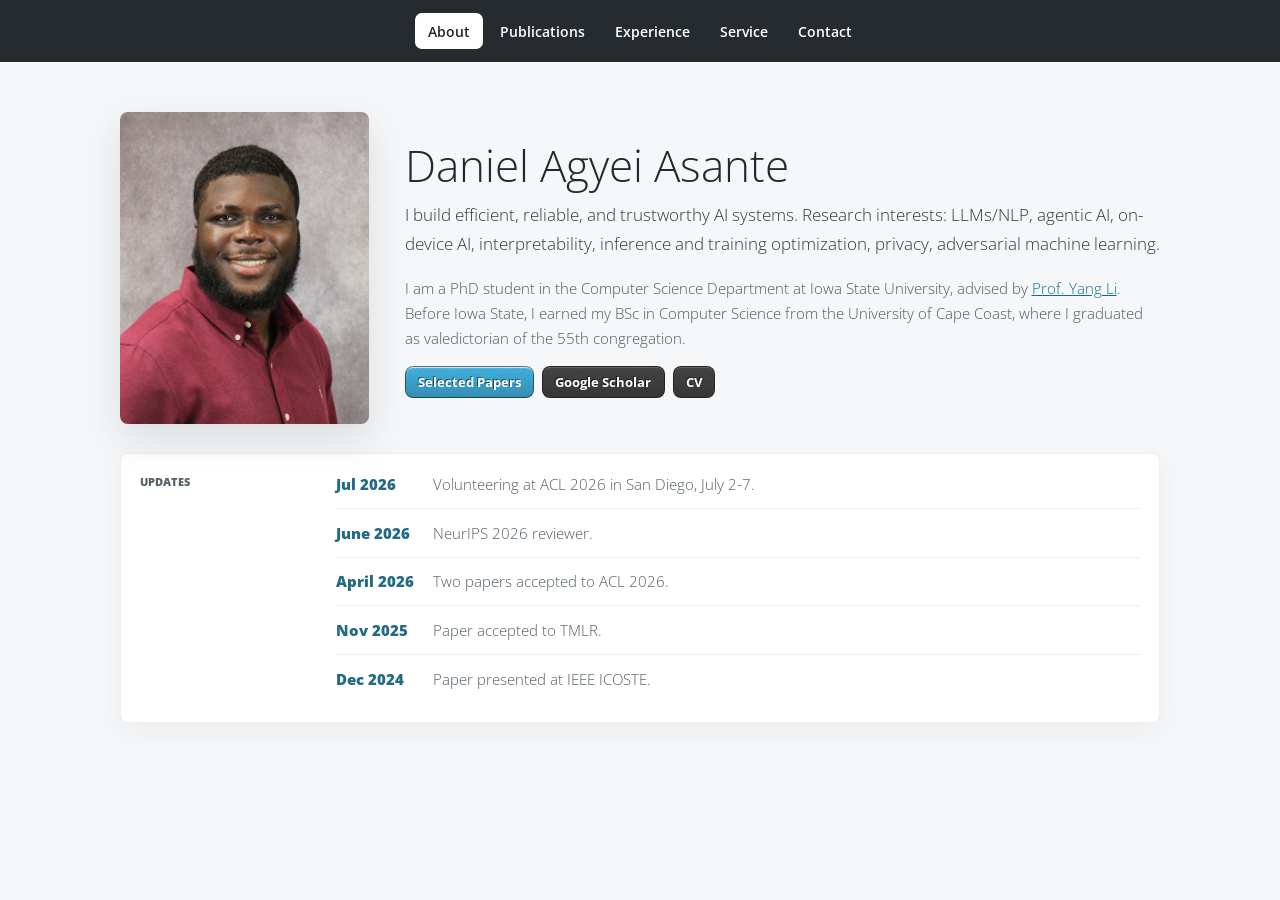
<file: index.html>
<!DOCTYPE HTML>
<html>
	<head>
		<title>Daniel Agyei Asante</title>
		<meta charset="utf-8" />
		<meta name="viewport" content="width=device-width, initial-scale=1" />
		<link rel="stylesheet" href="assets/css/main.css" />
	</head>
	<body class="is-preload academic-profile">

		<nav id="nav">
			<ul class="container site-nav">
				<li><a href="index.html" class="active">About</a></li>
				<li><a href="publications.html">Publications</a></li>
				<li><a href="experience.html">Experience</a></li>
				<li><a href="service.html">Service</a></li>
				<li><a href="contact.html">Contact</a></li>
			</ul>
		</nav>

		<main>
			<section class="page-shell home-shell">
				<div class="container">
					<div class="hero-grid">
						<div class="hero-photo">
							<img src="images/Daniel_1.JPG" alt="Daniel Agyei Asante" />
						</div>
						<div class="hero-copy">
							<h1>Daniel Agyei Asante</h1>
							<p class="lead">
								I build efficient, reliable, and trustworthy AI systems. Research interests: LLMs/NLP, agentic AI, on-device AI, interpretability, inference and training optimization, privacy, adversarial machine learning.
							</p>
							<p>
								I am a PhD student in the Computer Science Department at Iowa State University,
								advised by <a href="https://jerryyangli.github.io/">Prof. Yang Li</a>. Before Iowa
								State, I earned my BSc in Computer Science from the University of Cape Coast, where
								I graduated as valedictorian of the 55th congregation.
							</p>
							<div class="button-row">
								<a href="publications.html" class="button">Selected Papers</a>
								<a href="https://scholar.google.com/citations?user=GO-Ri6sAAAAJ&amp;hl=en" class="button alt">Google Scholar</a>
								<a href="assets/Daniel_Asante_CV.pdf" class="button alt">CV</a>
							</div>
						</div>
					</div>

					<!-- <div class="metric-grid">
						<section>
							<strong>2</strong>
							<span>ACL 2026 papers</span>
						</section>
						<section>
							<strong>TMLR</strong>
							<span>accepted paper in 2025</span>
						</section>
						<section>
							<strong>4.0/4.0</strong>
							<span>PhD CGPA</span>
						</section>
						<section>
							<strong>1/905</strong>
							<span>senior-year rank at UCC</span>
						</section>
					</div> -->

					<section class="content-panel home-news">
						<div class="section-heading">
							<p class="eyebrow">Updates</p>
							<!-- <h2>News</h2> -->
						</div>
						<div class="news-body">
							<ul class="news-list">
								<li><time>Jul 2026</time><span>Volunteering at ACL 2026 in San Diego, July 2-7.</span></li>
								<li><time>June 2026</time><span>NeurIPS 2026 reviewer.</span></li>
								<li><time>April 2026</time><span>Two papers accepted to ACL 2026.</span></li>
								<li><time>Nov 2025</time><span>Paper accepted to TMLR.</span></li>
								<li><time>Dec 2024</time><span>Paper presented at IEEE ICOSTE.</span></li>
							</ul>
						</div>
					</section>
				</div>
			</section>
		</main>

		<script src="assets/js/jquery.min.js"></script>
		<script src="assets/js/jquery.scrolly.min.js"></script>
		<script src="assets/js/browser.min.js"></script>
		<script src="assets/js/breakpoints.min.js"></script>
		<script src="assets/js/util.js"></script>
		<script src="assets/js/main.js"></script>
	</body>
</html>
</file>
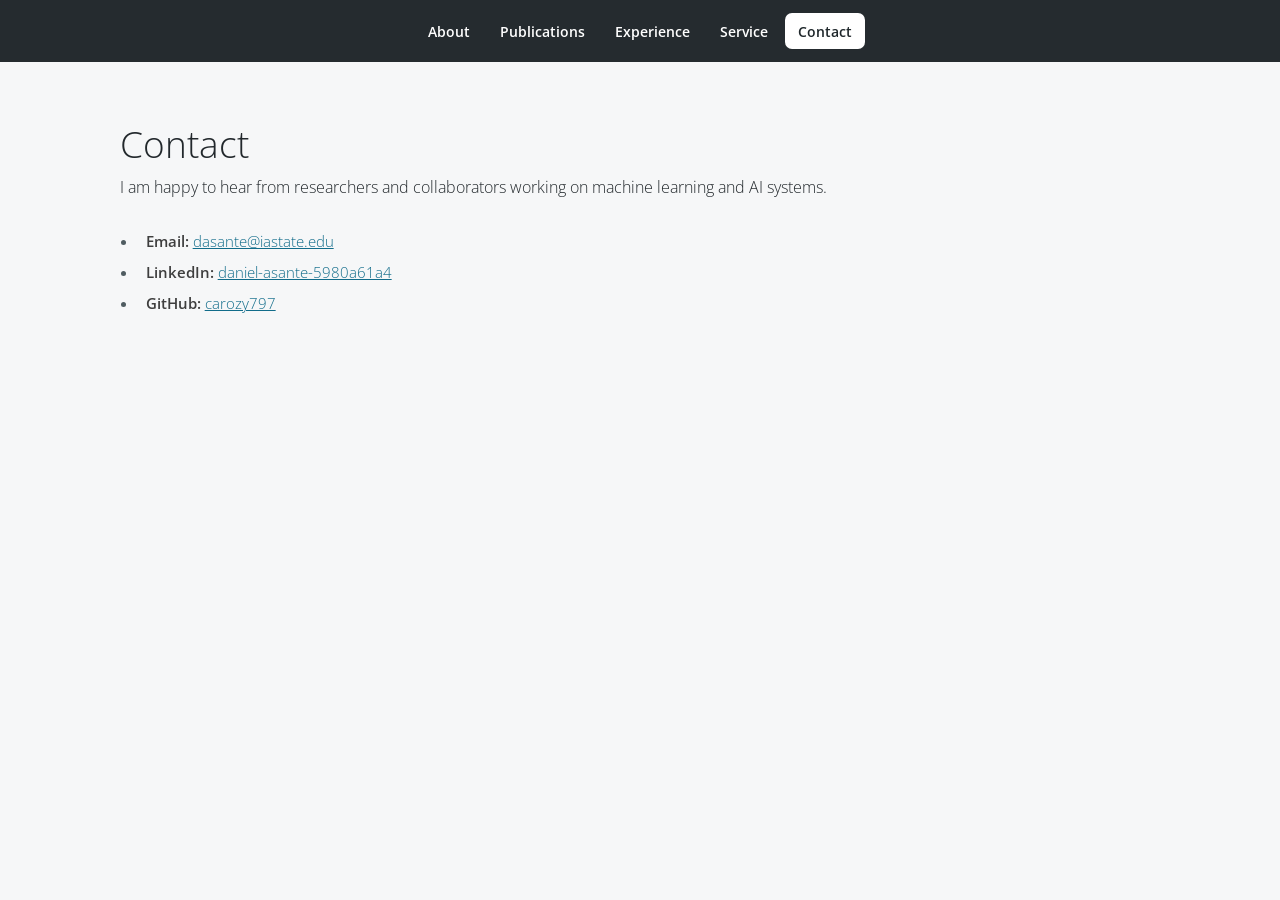
<file: contact.html>
<!DOCTYPE HTML>
<html>
	<head>
		<title>Contact | Daniel Agyei Asante</title>
		<meta charset="utf-8" />
		<meta name="viewport" content="width=device-width, initial-scale=1, user-scalable=no" />
		<link rel="stylesheet" href="assets/css/main.css" />
	</head>
	<body class="is-preload academic-profile">
		<nav id="nav">
			<ul class="container site-nav">
				<li><a href="index.html">About</a></li>
				<li><a href="publications.html">Publications</a></li>
				<li><a href="experience.html">Experience</a></li>
				<li><a href="service.html">Service</a></li>
				<li><a href="contact.html" class="active">Contact</a></li>
			</ul>
		</nav>

		<main class="page-shell contact-shell">
			<div class="container">
				<header class="page-header">
					<h1>Contact</h1>
					<p>I am happy to hear from researchers and collaborators working on machine learning and AI systems.</p>
				</header>

				<ul class="plain-contact">
					<li><strong>Email:</strong> <a href="mailto:dasante@iastate.edu">dasante@iastate.edu</a></li>
					<li><strong>LinkedIn:</strong> <a href="http://linkedin.com/in/daniel-asante-5980a61a4">daniel-asante-5980a61a4</a></li>
					<li><strong>GitHub:</strong> <a href="https://github.com/carozy797">carozy797</a></li>

				</ul>
			</div>
		</main>

		<script src="assets/js/jquery.min.js"></script>
		<script src="assets/js/browser.min.js"></script>
		<script src="assets/js/breakpoints.min.js"></script>
		<script src="assets/js/util.js"></script>
		<script src="assets/js/main.js"></script>
	</body>
</html>
</file>
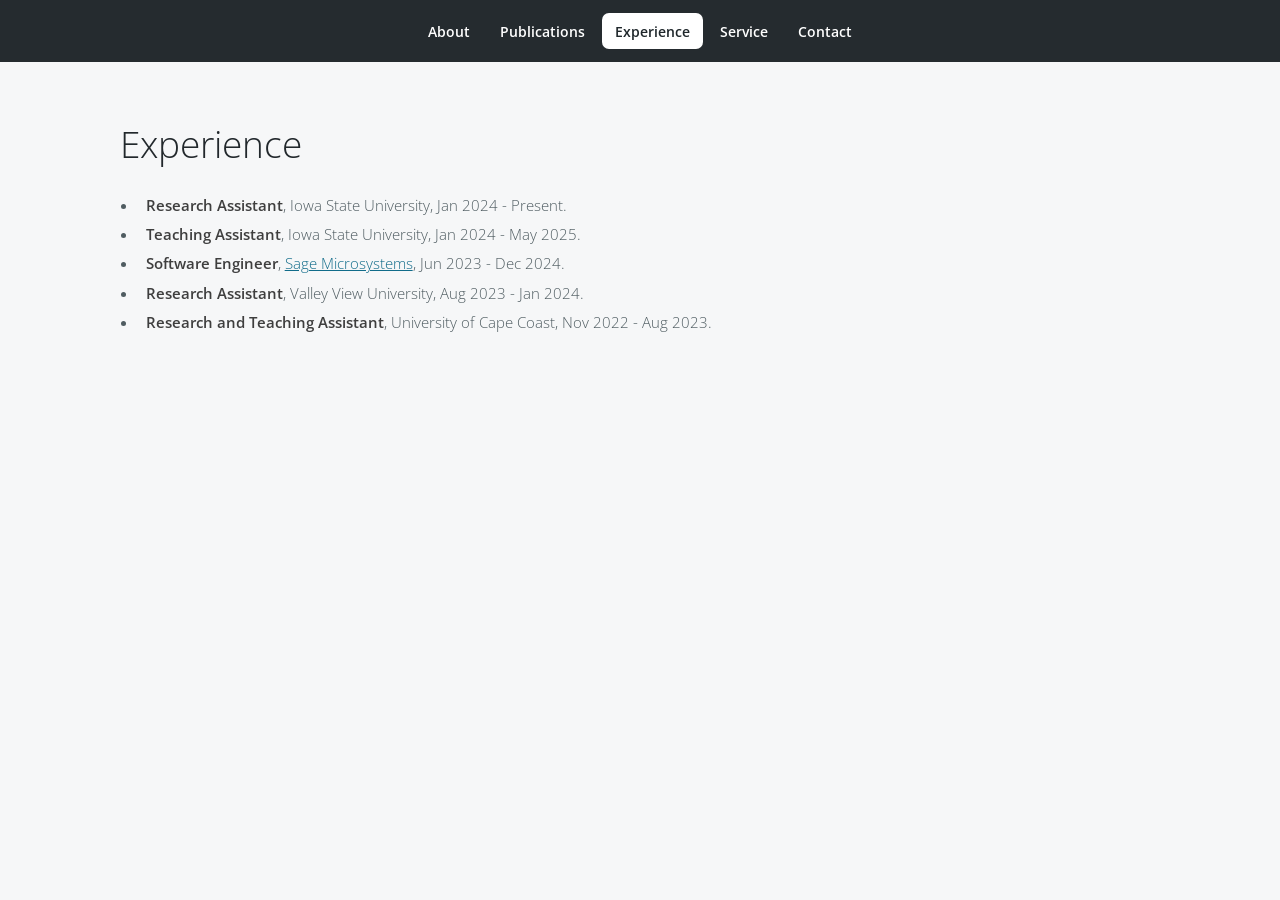
<file: experience.html>
<!DOCTYPE HTML>
<html>
	<head>
		<title>Experience | Daniel Agyei Asante</title>
		<meta charset="utf-8" />
		<meta name="viewport" content="width=device-width, initial-scale=1" />
		<link rel="stylesheet" href="assets/css/main.css" />
	</head>
	<body class="is-preload academic-profile">
		<nav id="nav">
			<ul class="container site-nav">
				<li><a href="index.html">About</a></li>
				<li><a href="publications.html">Publications</a></li>
				<li><a href="experience.html" class="active">Experience</a></li>
				<li><a href="service.html">Service</a></li>
				<li><a href="contact.html">Contact</a></li>
			</ul>
		</nav>

		<main class="page-shell">
			<div class="container">
				<header class="page-header">
					<h1>Experience</h1>
				</header>

				<section class="plain-experience">
					<ul>
						<li><strong>Research Assistant</strong>, Iowa State University, Jan 2024 - Present.</li>
						<li><strong>Teaching Assistant</strong>, Iowa State University, Jan 2024 - May 2025.</li>
						<li><strong>Software Engineer</strong>, <a href="https://www.sagemicrosystems.net/">Sage Microsystems</a>, Jun 2023 - Dec 2024.</li>
						<li><strong>Research Assistant</strong>, Valley View University, Aug 2023 - Jan 2024.</li>
						<li><strong>Research and Teaching Assistant</strong>, University of Cape Coast, Nov 2022 - Aug 2023.</li>
					</ul>
				</section>
			</div>
		</main>

		<script src="assets/js/jquery.min.js"></script>
		<script src="assets/js/browser.min.js"></script>
		<script src="assets/js/breakpoints.min.js"></script>
		<script src="assets/js/util.js"></script>
		<script src="assets/js/main.js"></script>
	</body>
</html>
</file>
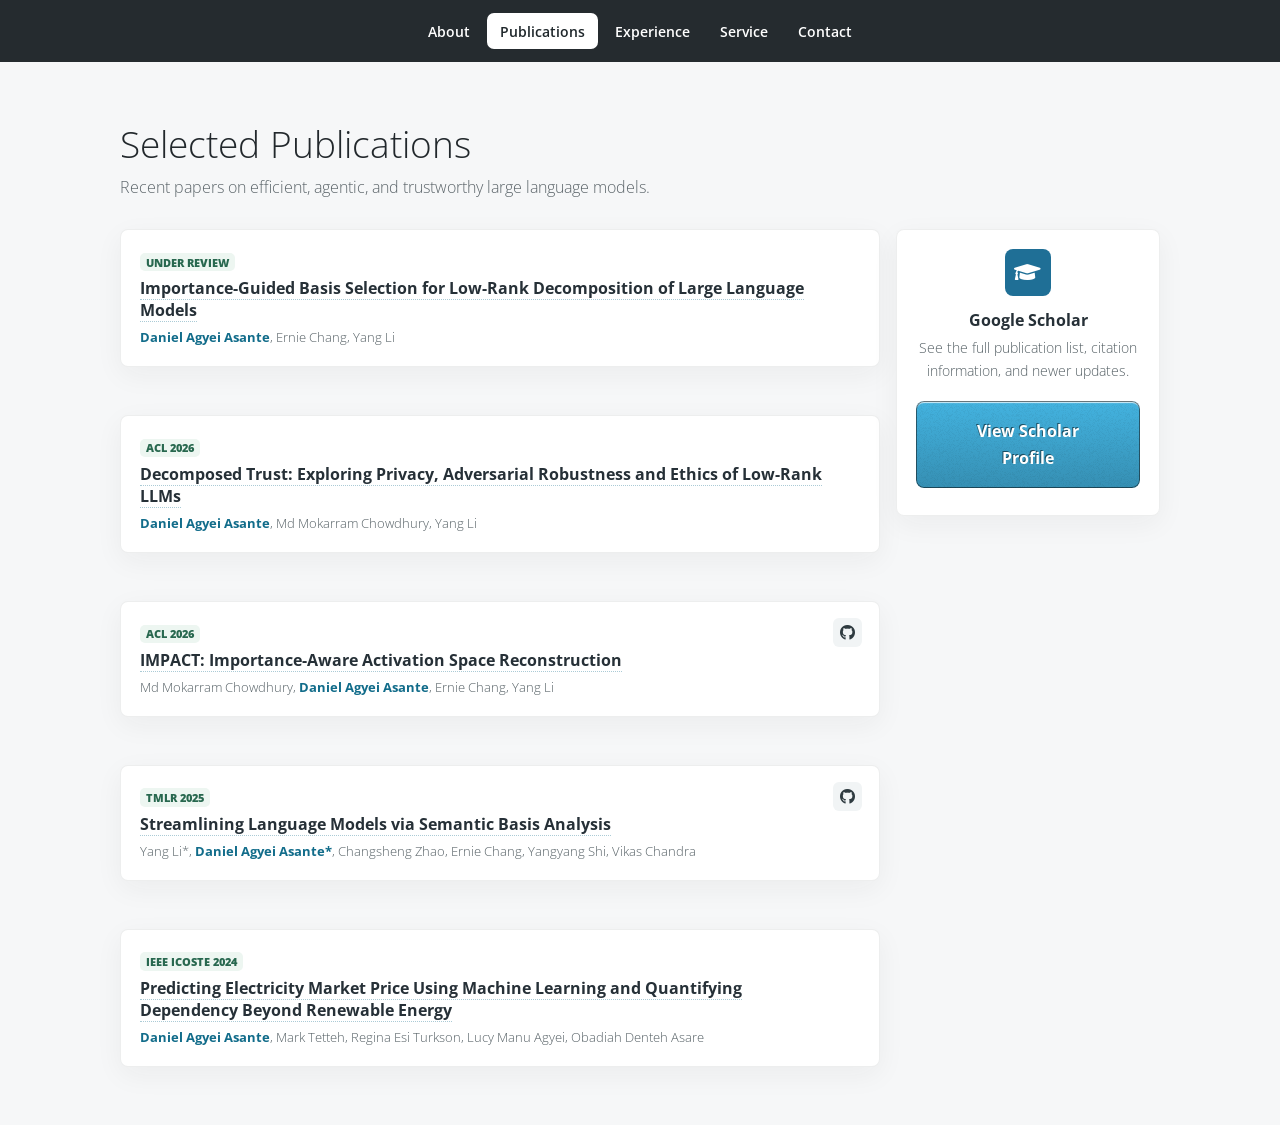
<file: publications.html>
<!DOCTYPE HTML>
<html>
	<head>
		<title>Publications | Daniel Agyei Asante</title>
		<meta charset="utf-8" />
		<meta name="viewport" content="width=device-width, initial-scale=1" />
		<link rel="stylesheet" href="assets/css/main.css" />
	</head>
	<body class="is-preload academic-profile">
		<nav id="nav">
			<ul class="container site-nav">
				<li><a href="index.html">About</a></li>
				<li><a href="publications.html" class="active">Publications</a></li>
				<li><a href="experience.html">Experience</a></li>
				<li><a href="service.html">Service</a></li>
				<li><a href="contact.html">Contact</a></li>
			</ul>
		</nav>

		<main class="page-shell">
			<div class="container">
				<header class="page-header">
					<!-- <p class="eyebrow">Research Output</p> -->
					<h1>Selected Publications</h1>
					<p>Recent papers on efficient, agentic, and trustworthy large language models.</p>
				</header>

				<div class="content-grid publication-page-grid">
					<div class="publication-list">
						<section class="publication-card">
							<span class="venue">Under Review</span>
							<h2><a href="https://arxiv.org/pdf/2605.01627v2">Importance-Guided Basis Selection for Low-Rank Decomposition of Large Language Models</a></h2>
							<p><span class="self-author">Daniel Agyei Asante</span>, Ernie Chang, Yang Li</p>
						</section>
						<section class="publication-card">
							<span class="venue">ACL 2026</span>
							<h2><a href="https://arxiv.org/pdf/2511.22099">Decomposed Trust: Exploring Privacy, Adversarial Robustness and Ethics of Low-Rank LLMs</a></h2>
							<p><span class="self-author">Daniel Agyei Asante</span>, Md Mokarram Chowdhury, Yang Li</p>
						</section>
						<section class="publication-card">
							<span class="venue">ACL 2026</span>
							<a href="https://github.com/Iowa-State-University-AI-System-Group/IMPACT" class="paper-code icon brands fa-github" aria-label="View IMPACT code on GitHub"><span class="label">Code</span></a>
							<h2><a href="https://arxiv.org/pdf/2507.03828">IMPACT: Importance-Aware Activation Space Reconstruction</a></h2>
							<p>Md Mokarram Chowdhury, <span class="self-author">Daniel Agyei Asante</span>, Ernie Chang, Yang Li</p>
						</section>
						<section class="publication-card">
							<span class="venue">TMLR 2025</span>
							<a href="https://github.com/Iowa-State-University-AI-System-Group/Basel" class="paper-code icon brands fa-github" aria-label="View Basel code on GitHub"><span class="label">Code</span></a>
							<h2><a href="https://openreview.net/pdf?id=qq7NNAXvuv">Streamlining Language Models via Semantic Basis Analysis</a></h2>
							<p>Yang Li*, <span class="self-author">Daniel Agyei Asante*</span>, Changsheng Zhao, Ernie Chang, Yangyang Shi, Vikas Chandra</p>
						</section>
						<section class="publication-card">
							<span class="venue">IEEE ICOSTE 2024</span>
							<h2><a href="https://ieeexplore.ieee.org/document/11024934">Predicting Electricity Market Price Using Machine Learning and Quantifying Dependency Beyond Renewable Energy</a></h2>
							<p><span class="self-author">Daniel Agyei Asante</span>, Mark Tetteh, Regina Esi Turkson, Lucy Manu Agyei, Obadiah Denteh Asare</p>
						</section>
					</div>
					<aside class="content-panel scholar-card">
						<span class="icon solid fa-graduation-cap"></span>
						<h2>Google Scholar</h2>
						<p>See the full publication list, citation information, and newer updates.</p>
						<a href="https://scholar.google.com/citations?user=GO-Ri6sAAAAJ&amp;hl=en" class="button">View Scholar Profile</a>
					</aside>
				</div>
			</div>
		</main>

		<script src="assets/js/jquery.min.js"></script>
		<script src="assets/js/browser.min.js"></script>
		<script src="assets/js/breakpoints.min.js"></script>
		<script src="assets/js/util.js"></script>
		<script src="assets/js/main.js"></script>
	</body>
</html>
</file>
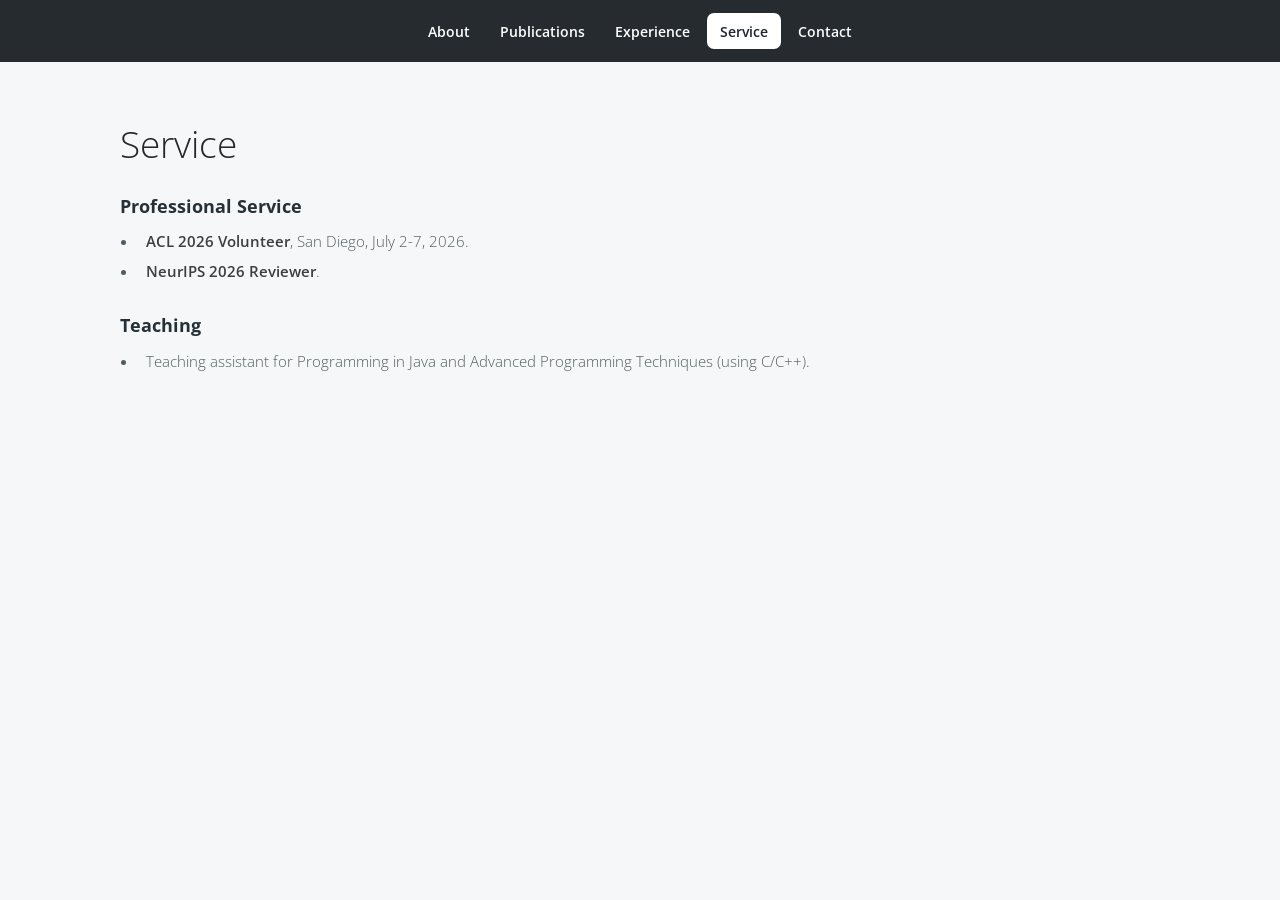
<file: service.html>
<!DOCTYPE HTML>
<html>
	<head>
		<title>Teaching &amp; Service | Daniel Agyei Asante</title>
		<meta charset="utf-8" />
		<meta name="viewport" content="width=device-width, initial-scale=1" />
		<link rel="stylesheet" href="assets/css/main.css" />
	</head>
	<body class="is-preload academic-profile">
		<nav id="nav">
			<ul class="container site-nav">
				<li><a href="index.html">About</a></li>
				<li><a href="publications.html">Publications</a></li>
				<li><a href="experience.html">Experience</a></li>
				<li><a href="service.html" class="active">Service</a></li>
				<li><a href="contact.html">Contact</a></li>
			</ul>
		</nav>

		<main class="page-shell">
			<div class="container">
				<header class="page-header">
					<h1>Service</h1>
				</header>

				<section class="plain-service">
					<h2>Professional Service</h2>
					<ul>
						<li><strong>ACL 2026 Volunteer</strong>, San Diego, July 2-7, 2026.</li>
						<li><strong>NeurIPS 2026 Reviewer</strong>.</li>
					</ul>
				</section>

				<section class="plain-service">
					<h2>Teaching</h2>
					<ul>
						<li>Teaching assistant for Programming in Java and Advanced Programming Techniques (using C/C++).</li>
					</ul>
				</section>
			</div>
		</main>

		<script src="assets/js/jquery.min.js"></script>
		<script src="assets/js/browser.min.js"></script>
		<script src="assets/js/breakpoints.min.js"></script>
		<script src="assets/js/util.js"></script>
		<script src="assets/js/main.js"></script>
	</body>
</html>
</file>
<file: assets/css/main.css>
@import url("https://fonts.googleapis.com/css?family=Open+Sans:300,300italic,600,600italic,700");
@import url("fontawesome-all.min.css");

/*
	Miniport by HTML5 UP
	html5up.net | @ajlkn
	Free for personal and commercial use under the CCA 3.0 license (html5up.net/license)
*/

html, body, div, span, applet, object,
iframe, h1, h2, h3, h4, h5, h6, p, blockquote,
pre, a, abbr, acronym, address, big, cite,
code, del, dfn, em, img, ins, kbd, q, s, samp,
small, strike, strong, sub, sup, tt, var, b,
u, i, center, dl, dt, dd, ol, ul, li, fieldset,
form, label, legend, table, caption, tbody,
tfoot, thead, tr, th, td, article, aside,
canvas, details, embed, figure, figcaption,
footer, header, hgroup, menu, nav, output, ruby,
section, summary, time, mark, audio, video {
	margin: 0;
	padding: 0;
	border: 0;
	font-size: 100%;
	font: inherit;
	vertical-align: baseline;}

article, aside, details, figcaption, figure,
footer, header, hgroup, menu, nav, section {
	display: block;}

body {
	line-height: 1;
}

ol, ul {
	list-style: none;
}

blockquote, q {
	quotes: none;
}

	blockquote:before, blockquote:after, q:before, q:after {
		content: '';
		content: none;
	}

table {
	border-collapse: collapse;
	border-spacing: 0;
}

body {
	-webkit-text-size-adjust: none;
}

mark {
	background-color: transparent;
	color: inherit;
}

input::-moz-focus-inner {
	border: 0;
	padding: 0;
}

input, select, textarea {
	-moz-appearance: none;
	-webkit-appearance: none;
	-ms-appearance: none;
	appearance: none;
}

/* Basic */

	html {
		box-sizing: border-box;
	}

	*, *:before, *:after {
		box-sizing: inherit;
	}

	body {
		padding-top: 3.5em;
	}

		body.is-preload *, body.is-preload *:before, body.is-preload *:after {
			-moz-animation: none !important;
			-webkit-animation: none !important;
			-ms-animation: none !important;
			animation: none !important;
			-moz-transition: none !important;
			-webkit-transition: none !important;
			-ms-transition: none !important;
			transition: none !important;
		}
	body, input, textarea, select {
		font-family: 'Open Sans', sans-serif;
		line-height: 1.85em;
		color: #888;
		font-weight: 300;
		font-size: 13pt;
	}

	a {
		-moz-transition: color .2s ease-in-out;
		-webkit-transition: color .2s ease-in-out;
		-ms-transition: color .2s ease-in-out;
		transition: color .2s ease-in-out;
		color: #43B3E0;
		text-decoration: underline;
	}

		a:hover {
			color: #43bff0 !important;
		}

		a img {
			border: 0;
		}

	b, strong {
		font-weight: 600;
		color: #3e3e3e;
	}

	i, em {
		font-style: italic;
	}

	sub {
		position: relative;
		top: 0.5em;
		font-size: 0.8em;
	}

	sup {
		position: relative;
		top: -0.5em;
		font-size: 0.8em;
	}

	blockquote {
		border-left: solid 0.75em #eee;
		padding: 1em 0 1em 1.5em;
		font-style: italic;
	}

	h1, h2, h3, h4, h5, h6 {
		color: #3e3e3e;
		margin: 0 0 0.75em 0;
	}

	h1 a, h2 a, h3 a, h4 a, h5 a, h6 a {
		text-decoration: none;
		color: inherit;
	}

	h2, h3, h4, h5, h6 {
		font-weight: 700;
	}

	h1 {
		font-size: 3.25em;
		letter-spacing: -0.025em;
		font-weight: 300;
	}

		h1 strong {
			font-weight: 700;
		}

	h2 {
		font-size: 2em;
		letter-spacing: -0.015em;
	}

	h3 {
		font-size: 1.5em;
		letter-spacing: -0.015em;
	}

	em, i {
		font-style: italic;
	}

	br.clear {
		clear: both;
	}

	hr {
		border: 0;
		border-top: solid 1px #444;
		border-top-color: rgba(0, 0, 0, 0.35);
		box-shadow: 0px 1px 0px 0px rgba(255, 255, 255, 0.1);
		height: 1px;
		margin: 3em 0;
	}

	p, ul, ol, dl, table {
		margin-bottom: 2em;
	}

	header {
		margin: 0 0 3em 0;
	}

		header > p {
			font-size: 1.25em;
			margin: 0;
		}

	footer {
		margin: 3em 0 0 0;
	}

		footer > p {
			font-size: 1.25em;
		}

/* Container */

	.container {
		margin: 0 auto;
		max-width: calc(100% - 50px);
		width: 1200px;
	}

		.container.medium {
			width: 900px;
		}

		@media screen and (max-width: 1680px) {

			.container {
				width: 1200px;
			}

				.container.medium {
					width: 900px;
				}

		}

		@media screen and (max-width: 1280px) {

			.container {
				width: 960px;
			}

				.container.medium {
					width: 720px;
				}

		}

		@media screen and (max-width: 980px) {

			.container {
				width: 100%;
			}

				.container.medium {
					width: 75%;
				}

		}

		@media screen and (max-width: 736px) {

			.container {
				width: 100%;
				max-width: calc(100% - 30px);
			}

				.container.medium {
					width: 100%;
				}

		}

/* Row */

	.row {
		display: flex;
		flex-wrap: wrap;
		box-sizing: border-box;
		align-items: stretch;
	}

		.row > * {
			box-sizing: border-box;
		}

		.row.gtr-uniform > * > :last-child {
			margin-bottom: 0;
		}

		.row.aln-left {
			justify-content: flex-start;
		}

		.row.aln-center {
			justify-content: center;
		}

		.row.aln-right {
			justify-content: flex-end;
		}

		.row.aln-top {
			align-items: flex-start;
		}

		.row.aln-middle {
			align-items: center;
		}

		.row.aln-bottom {
			align-items: flex-end;
		}

		.row > .imp {
			order: -1;
		}

		.row > .col-1 {
			width: 8.33333%;
		}

		.row > .off-1 {
			margin-left: 8.33333%;
		}

		.row > .col-2 {
			width: 16.66667%;
		}

		.row > .off-2 {
			margin-left: 16.66667%;
		}

		.row > .col-3 {
			width: 25%;
		}

		.row > .off-3 {
			margin-left: 25%;
		}

		.row > .col-4 {
			width: 33.33333%;
		}

		.row > .off-4 {
			margin-left: 33.33333%;
		}

		.row > .col-5 {
			width: 41.66667%;
		}

		.row > .off-5 {
			margin-left: 41.66667%;
		}

		.row > .col-6 {
			width: 50%;
		}

		.row > .off-6 {
			margin-left: 50%;
		}

		.row > .col-7 {
			width: 58.33333%;
		}

		.row > .off-7 {
			margin-left: 58.33333%;
		}

		.row > .col-8 {
			width: 66.66667%;
		}

		.row > .off-8 {
			margin-left: 66.66667%;
		}

		.row > .col-9 {
			width: 75%;
		}

		.row > .off-9 {
			margin-left: 75%;
		}

		.row > .col-10 {
			width: 83.33333%;
		}

		.row > .off-10 {
			margin-left: 83.33333%;
		}

		.row > .col-11 {
			width: 91.66667%;
		}

		.row > .off-11 {
			margin-left: 91.66667%;
		}

		.row > .col-12 {
			width: 100%;
		}

		.row > .off-12 {
			margin-left: 100%;
		}

		.row.gtr-0 {
			margin-top: 0px;
			margin-left: 0px;
		}

			.row.gtr-0 > * {
				padding: 0px 0 0 0px;
			}

			.row.gtr-0.gtr-uniform {
				margin-top: 0px;
			}

				.row.gtr-0.gtr-uniform > * {
					padding-top: 0px;
				}

		.row.gtr-25 {
			margin-top: -6.25px;
			margin-left: -6.25px;
		}

			.row.gtr-25 > * {
				padding: 6.25px 0 0 6.25px;
			}

			.row.gtr-25.gtr-uniform {
				margin-top: -6.25px;
			}

				.row.gtr-25.gtr-uniform > * {
					padding-top: 6.25px;
				}

		.row.gtr-50 {
			margin-top: -12.5px;
			margin-left: -12.5px;
		}

			.row.gtr-50 > * {
				padding: 12.5px 0 0 12.5px;
			}

			.row.gtr-50.gtr-uniform {
				margin-top: -12.5px;
			}

				.row.gtr-50.gtr-uniform > * {
					padding-top: 12.5px;
				}

		.row {
			margin-top: -25px;
			margin-left: -25px;
		}

			.row > * {
				padding: 25px 0 0 25px;
			}

			.row.gtr-uniform {
				margin-top: -25px;
			}

				.row.gtr-uniform > * {
					padding-top: 25px;
				}

		.row.gtr-150 {
			margin-top: -37.5px;
			margin-left: -37.5px;
		}

			.row.gtr-150 > * {
				padding: 37.5px 0 0 37.5px;
			}

			.row.gtr-150.gtr-uniform {
				margin-top: -37.5px;
			}

				.row.gtr-150.gtr-uniform > * {
					padding-top: 37.5px;
				}

		.row.gtr-200 {
			margin-top: -50px;
			margin-left: -50px;
		}

			.row.gtr-200 > * {
				padding: 50px 0 0 50px;
			}

			.row.gtr-200.gtr-uniform {
				margin-top: -50px;
			}

				.row.gtr-200.gtr-uniform > * {
					padding-top: 50px;
				}

		@media screen and (max-width: 1680px) {

			.row {
				display: flex;
				flex-wrap: wrap;
				box-sizing: border-box;
				align-items: stretch;
			}

				.row > * {
					box-sizing: border-box;
				}

				.row.gtr-uniform > * > :last-child {
					margin-bottom: 0;
				}

				.row.aln-left {
					justify-content: flex-start;
				}

				.row.aln-center {
					justify-content: center;
				}

				.row.aln-right {
					justify-content: flex-end;
				}

				.row.aln-top {
					align-items: flex-start;
				}

				.row.aln-middle {
					align-items: center;
				}

				.row.aln-bottom {
					align-items: flex-end;
				}

				.row > .imp-xlarge {
					order: -1;
				}

				.row > .col-1-xlarge {
					width: 8.33333%;
				}

				.row > .off-1-xlarge {
					margin-left: 8.33333%;
				}

				.row > .col-2-xlarge {
					width: 16.66667%;
				}

				.row > .off-2-xlarge {
					margin-left: 16.66667%;
				}

				.row > .col-3-xlarge {
					width: 25%;
				}

				.row > .off-3-xlarge {
					margin-left: 25%;
				}

				.row > .col-4-xlarge {
					width: 33.33333%;
				}

				.row > .off-4-xlarge {
					margin-left: 33.33333%;
				}

				.row > .col-5-xlarge {
					width: 41.66667%;
				}

				.row > .off-5-xlarge {
					margin-left: 41.66667%;
				}

				.row > .col-6-xlarge {
					width: 50%;
				}

				.row > .off-6-xlarge {
					margin-left: 50%;
				}

				.row > .col-7-xlarge {
					width: 58.33333%;
				}

				.row > .off-7-xlarge {
					margin-left: 58.33333%;
				}

				.row > .col-8-xlarge {
					width: 66.66667%;
				}

				.row > .off-8-xlarge {
					margin-left: 66.66667%;
				}

				.row > .col-9-xlarge {
					width: 75%;
				}

				.row > .off-9-xlarge {
					margin-left: 75%;
				}

				.row > .col-10-xlarge {
					width: 83.33333%;
				}

				.row > .off-10-xlarge {
					margin-left: 83.33333%;
				}

				.row > .col-11-xlarge {
					width: 91.66667%;
				}

				.row > .off-11-xlarge {
					margin-left: 91.66667%;
				}

				.row > .col-12-xlarge {
					width: 100%;
				}

				.row > .off-12-xlarge {
					margin-left: 100%;
				}

				.row.gtr-0 {
					margin-top: 0px;
					margin-left: 0px;
				}

					.row.gtr-0 > * {
						padding: 0px 0 0 0px;
					}

					.row.gtr-0.gtr-uniform {
						margin-top: 0px;
					}

						.row.gtr-0.gtr-uniform > * {
							padding-top: 0px;
						}

				.row.gtr-25 {
					margin-top: -6.25px;
					margin-left: -6.25px;
				}

					.row.gtr-25 > * {
						padding: 6.25px 0 0 6.25px;
					}

					.row.gtr-25.gtr-uniform {
						margin-top: -6.25px;
					}

						.row.gtr-25.gtr-uniform > * {
							padding-top: 6.25px;
						}

				.row.gtr-50 {
					margin-top: -12.5px;
					margin-left: -12.5px;
				}

					.row.gtr-50 > * {
						padding: 12.5px 0 0 12.5px;
					}

					.row.gtr-50.gtr-uniform {
						margin-top: -12.5px;
					}

						.row.gtr-50.gtr-uniform > * {
							padding-top: 12.5px;
						}

				.row {
					margin-top: -25px;
					margin-left: -25px;
				}

					.row > * {
						padding: 25px 0 0 25px;
					}

					.row.gtr-uniform {
						margin-top: -25px;
					}

						.row.gtr-uniform > * {
							padding-top: 25px;
						}

				.row.gtr-150 {
					margin-top: -37.5px;
					margin-left: -37.5px;
				}

					.row.gtr-150 > * {
						padding: 37.5px 0 0 37.5px;
					}

					.row.gtr-150.gtr-uniform {
						margin-top: -37.5px;
					}

						.row.gtr-150.gtr-uniform > * {
							padding-top: 37.5px;
						}

				.row.gtr-200 {
					margin-top: -50px;
					margin-left: -50px;
				}

					.row.gtr-200 > * {
						padding: 50px 0 0 50px;
					}

					.row.gtr-200.gtr-uniform {
						margin-top: -50px;
					}

						.row.gtr-200.gtr-uniform > * {
							padding-top: 50px;
						}

		}

		@media screen and (max-width: 1280px) {

			.row {
				display: flex;
				flex-wrap: wrap;
				box-sizing: border-box;
				align-items: stretch;
			}

				.row > * {
					box-sizing: border-box;
				}

				.row.gtr-uniform > * > :last-child {
					margin-bottom: 0;
				}

				.row.aln-left {
					justify-content: flex-start;
				}

				.row.aln-center {
					justify-content: center;
				}

				.row.aln-right {
					justify-content: flex-end;
				}

				.row.aln-top {
					align-items: flex-start;
				}

				.row.aln-middle {
					align-items: center;
				}

				.row.aln-bottom {
					align-items: flex-end;
				}

				.row > .imp-large {
					order: -1;
				}

				.row > .col-1-large {
					width: 8.33333%;
				}

				.row > .off-1-large {
					margin-left: 8.33333%;
				}

				.row > .col-2-large {
					width: 16.66667%;
				}

				.row > .off-2-large {
					margin-left: 16.66667%;
				}

				.row > .col-3-large {
					width: 25%;
				}

				.row > .off-3-large {
					margin-left: 25%;
				}

				.row > .col-4-large {
					width: 33.33333%;
				}

				.row > .off-4-large {
					margin-left: 33.33333%;
				}

				.row > .col-5-large {
					width: 41.66667%;
				}

				.row > .off-5-large {
					margin-left: 41.66667%;
				}

				.row > .col-6-large {
					width: 50%;
				}

				.row > .off-6-large {
					margin-left: 50%;
				}

				.row > .col-7-large {
					width: 58.33333%;
				}

				.row > .off-7-large {
					margin-left: 58.33333%;
				}

				.row > .col-8-large {
					width: 66.66667%;
				}

				.row > .off-8-large {
					margin-left: 66.66667%;
				}

				.row > .col-9-large {
					width: 75%;
				}

				.row > .off-9-large {
					margin-left: 75%;
				}

				.row > .col-10-large {
					width: 83.33333%;
				}

				.row > .off-10-large {
					margin-left: 83.33333%;
				}

				.row > .col-11-large {
					width: 91.66667%;
				}

				.row > .off-11-large {
					margin-left: 91.66667%;
				}

				.row > .col-12-large {
					width: 100%;
				}

				.row > .off-12-large {
					margin-left: 100%;
				}

				.row.gtr-0 {
					margin-top: 0px;
					margin-left: 0px;
				}

					.row.gtr-0 > * {
						padding: 0px 0 0 0px;
					}

					.row.gtr-0.gtr-uniform {
						margin-top: 0px;
					}

						.row.gtr-0.gtr-uniform > * {
							padding-top: 0px;
						}

				.row.gtr-25 {
					margin-top: -6.25px;
					margin-left: -6.25px;
				}

					.row.gtr-25 > * {
						padding: 6.25px 0 0 6.25px;
					}

					.row.gtr-25.gtr-uniform {
						margin-top: -6.25px;
					}

						.row.gtr-25.gtr-uniform > * {
							padding-top: 6.25px;
						}

				.row.gtr-50 {
					margin-top: -12.5px;
					margin-left: -12.5px;
				}

					.row.gtr-50 > * {
						padding: 12.5px 0 0 12.5px;
					}

					.row.gtr-50.gtr-uniform {
						margin-top: -12.5px;
					}

						.row.gtr-50.gtr-uniform > * {
							padding-top: 12.5px;
						}

				.row {
					margin-top: -25px;
					margin-left: -25px;
				}

					.row > * {
						padding: 25px 0 0 25px;
					}

					.row.gtr-uniform {
						margin-top: -25px;
					}

						.row.gtr-uniform > * {
							padding-top: 25px;
						}

				.row.gtr-150 {
					margin-top: -37.5px;
					margin-left: -37.5px;
				}

					.row.gtr-150 > * {
						padding: 37.5px 0 0 37.5px;
					}

					.row.gtr-150.gtr-uniform {
						margin-top: -37.5px;
					}

						.row.gtr-150.gtr-uniform > * {
							padding-top: 37.5px;
						}

				.row.gtr-200 {
					margin-top: -50px;
					margin-left: -50px;
				}

					.row.gtr-200 > * {
						padding: 50px 0 0 50px;
					}

					.row.gtr-200.gtr-uniform {
						margin-top: -50px;
					}

						.row.gtr-200.gtr-uniform > * {
							padding-top: 50px;
						}

		}

		@media screen and (max-width: 980px) {

			.row {
				display: flex;
				flex-wrap: wrap;
				box-sizing: border-box;
				align-items: stretch;
			}

				.row > * {
					box-sizing: border-box;
				}

				.row.gtr-uniform > * > :last-child {
					margin-bottom: 0;
				}

				.row.aln-left {
					justify-content: flex-start;
				}

				.row.aln-center {
					justify-content: center;
				}

				.row.aln-right {
					justify-content: flex-end;
				}

				.row.aln-top {
					align-items: flex-start;
				}

				.row.aln-middle {
					align-items: center;
				}

				.row.aln-bottom {
					align-items: flex-end;
				}

				.row > .imp-medium {
					order: -1;
				}

				.row > .col-1-medium {
					width: 8.33333%;
				}

				.row > .off-1-medium {
					margin-left: 8.33333%;
				}

				.row > .col-2-medium {
					width: 16.66667%;
				}

				.row > .off-2-medium {
					margin-left: 16.66667%;
				}

				.row > .col-3-medium {
					width: 25%;
				}

				.row > .off-3-medium {
					margin-left: 25%;
				}

				.row > .col-4-medium {
					width: 33.33333%;
				}

				.row > .off-4-medium {
					margin-left: 33.33333%;
				}

				.row > .col-5-medium {
					width: 41.66667%;
				}

				.row > .off-5-medium {
					margin-left: 41.66667%;
				}

				.row > .col-6-medium {
					width: 50%;
				}

				.row > .off-6-medium {
					margin-left: 50%;
				}

				.row > .col-7-medium {
					width: 58.33333%;
				}

				.row > .off-7-medium {
					margin-left: 58.33333%;
				}

				.row > .col-8-medium {
					width: 66.66667%;
				}

				.row > .off-8-medium {
					margin-left: 66.66667%;
				}

				.row > .col-9-medium {
					width: 75%;
				}

				.row > .off-9-medium {
					margin-left: 75%;
				}

				.row > .col-10-medium {
					width: 83.33333%;
				}

				.row > .off-10-medium {
					margin-left: 83.33333%;
				}

				.row > .col-11-medium {
					width: 91.66667%;
				}

				.row > .off-11-medium {
					margin-left: 91.66667%;
				}

				.row > .col-12-medium {
					width: 100%;
				}

				.row > .off-12-medium {
					margin-left: 100%;
				}

				.row.gtr-0 {
					margin-top: 0px;
					margin-left: 0px;
				}

					.row.gtr-0 > * {
						padding: 0px 0 0 0px;
					}

					.row.gtr-0.gtr-uniform {
						margin-top: 0px;
					}

						.row.gtr-0.gtr-uniform > * {
							padding-top: 0px;
						}

				.row.gtr-25 {
					margin-top: -6.25px;
					margin-left: -6.25px;
				}

					.row.gtr-25 > * {
						padding: 6.25px 0 0 6.25px;
					}

					.row.gtr-25.gtr-uniform {
						margin-top: -6.25px;
					}

						.row.gtr-25.gtr-uniform > * {
							padding-top: 6.25px;
						}

				.row.gtr-50 {
					margin-top: -12.5px;
					margin-left: -12.5px;
				}

					.row.gtr-50 > * {
						padding: 12.5px 0 0 12.5px;
					}

					.row.gtr-50.gtr-uniform {
						margin-top: -12.5px;
					}

						.row.gtr-50.gtr-uniform > * {
							padding-top: 12.5px;
						}

				.row {
					margin-top: -25px;
					margin-left: -25px;
				}

					.row > * {
						padding: 25px 0 0 25px;
					}

					.row.gtr-uniform {
						margin-top: -25px;
					}

						.row.gtr-uniform > * {
							padding-top: 25px;
						}

				.row.gtr-150 {
					margin-top: -37.5px;
					margin-left: -37.5px;
				}

					.row.gtr-150 > * {
						padding: 37.5px 0 0 37.5px;
					}

					.row.gtr-150.gtr-uniform {
						margin-top: -37.5px;
					}

						.row.gtr-150.gtr-uniform > * {
							padding-top: 37.5px;
						}

				.row.gtr-200 {
					margin-top: -50px;
					margin-left: -50px;
				}

					.row.gtr-200 > * {
						padding: 50px 0 0 50px;
					}

					.row.gtr-200.gtr-uniform {
						margin-top: -50px;
					}

						.row.gtr-200.gtr-uniform > * {
							padding-top: 50px;
						}

		}

		@media screen and (max-width: 736px) {

			.row {
				display: flex;
				flex-wrap: wrap;
				box-sizing: border-box;
				align-items: stretch;
			}

				.row > * {
					box-sizing: border-box;
				}

				.row.gtr-uniform > * > :last-child {
					margin-bottom: 0;
				}

				.row.aln-left {
					justify-content: flex-start;
				}

				.row.aln-center {
					justify-content: center;
				}

				.row.aln-right {
					justify-content: flex-end;
				}

				.row.aln-top {
					align-items: flex-start;
				}

				.row.aln-middle {
					align-items: center;
				}

				.row.aln-bottom {
					align-items: flex-end;
				}

				.row > .imp-small {
					order: -1;
				}

				.row > .col-1-small {
					width: 8.33333%;
				}

				.row > .off-1-small {
					margin-left: 8.33333%;
				}

				.row > .col-2-small {
					width: 16.66667%;
				}

				.row > .off-2-small {
					margin-left: 16.66667%;
				}

				.row > .col-3-small {
					width: 25%;
				}

				.row > .off-3-small {
					margin-left: 25%;
				}

				.row > .col-4-small {
					width: 33.33333%;
				}

				.row > .off-4-small {
					margin-left: 33.33333%;
				}

				.row > .col-5-small {
					width: 41.66667%;
				}

				.row > .off-5-small {
					margin-left: 41.66667%;
				}

				.row > .col-6-small {
					width: 50%;
				}

				.row > .off-6-small {
					margin-left: 50%;
				}

				.row > .col-7-small {
					width: 58.33333%;
				}

				.row > .off-7-small {
					margin-left: 58.33333%;
				}

				.row > .col-8-small {
					width: 66.66667%;
				}

				.row > .off-8-small {
					margin-left: 66.66667%;
				}

				.row > .col-9-small {
					width: 75%;
				}

				.row > .off-9-small {
					margin-left: 75%;
				}

				.row > .col-10-small {
					width: 83.33333%;
				}

				.row > .off-10-small {
					margin-left: 83.33333%;
				}

				.row > .col-11-small {
					width: 91.66667%;
				}

				.row > .off-11-small {
					margin-left: 91.66667%;
				}

				.row > .col-12-small {
					width: 100%;
				}

				.row > .off-12-small {
					margin-left: 100%;
				}

				.row.gtr-0 {
					margin-top: 0px;
					margin-left: 0px;
				}

					.row.gtr-0 > * {
						padding: 0px 0 0 0px;
					}

					.row.gtr-0.gtr-uniform {
						margin-top: 0px;
					}

						.row.gtr-0.gtr-uniform > * {
							padding-top: 0px;
						}

				.row.gtr-25 {
					margin-top: -3.75px;
					margin-left: -3.75px;
				}

					.row.gtr-25 > * {
						padding: 3.75px 0 0 3.75px;
					}

					.row.gtr-25.gtr-uniform {
						margin-top: -3.75px;
					}

						.row.gtr-25.gtr-uniform > * {
							padding-top: 3.75px;
						}

				.row.gtr-50 {
					margin-top: -7.5px;
					margin-left: -7.5px;
				}

					.row.gtr-50 > * {
						padding: 7.5px 0 0 7.5px;
					}

					.row.gtr-50.gtr-uniform {
						margin-top: -7.5px;
					}

						.row.gtr-50.gtr-uniform > * {
							padding-top: 7.5px;
						}

				.row {
					margin-top: -15px;
					margin-left: -15px;
				}

					.row > * {
						padding: 15px 0 0 15px;
					}

					.row.gtr-uniform {
						margin-top: -15px;
					}

						.row.gtr-uniform > * {
							padding-top: 15px;
						}

				.row.gtr-150 {
					margin-top: -22.5px;
					margin-left: -22.5px;
				}

					.row.gtr-150 > * {
						padding: 22.5px 0 0 22.5px;
					}

					.row.gtr-150.gtr-uniform {
						margin-top: -22.5px;
					}

						.row.gtr-150.gtr-uniform > * {
							padding-top: 22.5px;
						}

				.row.gtr-200 {
					margin-top: -30px;
					margin-left: -30px;
				}

					.row.gtr-200 > * {
						padding: 30px 0 0 30px;
					}

					.row.gtr-200.gtr-uniform {
						margin-top: -30px;
					}

						.row.gtr-200.gtr-uniform > * {
							padding-top: 30px;
						}

		}

/* Form */

	form label {
		color: #3e3e3e;
		font-weight: 700;
		display: block;
		margin: 0 0 0.5em 0;
	}

	form input[type=text],
	form input[type=email],
	form input[type=password],
	form select,
	form textarea {
		-moz-transition: background .2s ease-in-out, box-shadow .2s ease-in-out;
		-webkit-transition: background .2s ease-in-out, box-shadow .2s ease-in-out;
		-ms-transition: background .2s ease-in-out, box-shadow .2s ease-in-out;
		transition: background .2s ease-in-out, box-shadow .2s ease-in-out;
		-webkit-appearance: none;
		display: block;
		border: 0;
		padding: 0.75em;
		font-size: 1em;
		border-radius: 8px;
		border: solid 1px #ddd;
		background: #fff;
		color: #bbb;
		box-shadow: inset 0px 2px 3px 1px rgba(0, 0, 0, 0.05), 0px 1px 0px 0px rgba(255, 255, 255, 0.025);
		width: 100%;
	}

		form input[type=text]:focus,
		form input[type=email]:focus,
		form input[type=password]:focus,
		form select:focus,
		form textarea:focus {
			background: #fafafa;
			box-shadow: inset 0px 2px 5px 0px rgba(0, 0, 0, 0.05), 0px 1px 0px 0px rgba(255, 255, 255, 0.025), inset 0px 0px 2px 1px #43bff0;
		}

	form textarea {
		height: 15em;
	}

	form .actions:last-child {
		margin-bottom: 0;
	}

	form ::-webkit-input-placeholder {
		color: #555 !important;
	}

	form :-moz-placeholder {
		color: #555 !important;
	}

	form ::-moz-placeholder {
		color: #555 !important;
	}

	form :-ms-input-placeholder {
		color: #555 !important;
	}

	form ::-moz-focus-inner {
		border: 0;
	}

/* Tables */

	table {
		width: 100%;
	}

		table.default {
			width: 100%;
		}

			table.default tr {
				border-top: solid 1px #eee;
			}

				table.default tr:first-child {
					border-top: 0;
				}

			table.default td {
				padding: 0.5em 1em 0.5em 1em;
			}

			table.default th {
				text-align: left;
				padding: 0.5em 1em 0.5em 1em;
				font-weight: 600;
				margin: 0 0 1em 0;
			}

			table.default thead {
				background: #4f4f4f;
				color: #fff;
			}

/* Section/Article */

	section, article {
		margin-bottom: 3em;
	}

	section > :last-child,
	article > :last-child,
	section:last-child,
	article:last-child {
		margin-bottom: 0;
	}

/* Image */

	.image {
		display: inline-block;
		position: relative;
	}

		.image img {
			display: block;
			width: 100%;
		}

		.image.fit {
			display: block;
			width: 100%;
		}

		.image.featured {
			display: block;
			width: 100%;
			margin: 0 0 2em 0;
		}

		.image.left {
			float: left;
			margin: 0 2em 2em 0;
		}

		.image.centered {
			display: block;
			margin: 0 0 2em 0;
		}

			.image.centered img {
				margin: 0 auto;
				width: auto;
			}

/* Button */

	input[type="button"],
	input[type="submit"],
	input[type="reset"],
	button,
	.button {
		background-image: url("images/bg.png"), -moz-linear-gradient(top, rgba(0, 0, 0, 0), rgba(0, 0, 0, 0.2));
		background-image: url("images/bg.png"), -webkit-linear-gradient(top, rgba(0, 0, 0, 0), rgba(0, 0, 0, 0.2));
		background-image: url("images/bg.png"), -ms-linear-gradient(top, rgba(0, 0, 0, 0), rgba(0, 0, 0, 0.2));
		background-image: url("images/bg.png"), linear-gradient(top, rgba(0, 0, 0, 0), rgba(0, 0, 0, 0.2));
		-moz-transition: background-color .2s ease-in-out;
		-webkit-transition: background-color .2s ease-in-out;
		-ms-transition: background-color .2s ease-in-out;
		transition: background-color .2s ease-in-out;
		-webkit-appearance: none;
		position: relative;
		display: inline-block;
		color: #fff !important;
		text-decoration: none;
		font-weight: 700;
		border: 0;
		outline: 0;
		cursor: pointer;
		border-radius: 8px;
		text-shadow: -1px -1px 0.5px rgba(0, 0, 0, 0.5);
		overflow: hidden;
		box-shadow: inset 0px 0px 0px 1px rgba(0, 0, 0, 0.5), inset 0px 2px 1px 0px rgba(255, 255, 255, 0.75);
		background-color: #43B3E0;
		padding: 1em 2.35em 1em 2.35em;
		font-size: 1.1em;
		max-width: 24em;
	}

		input[type="button"]:hover,
		input[type="submit"]:hover,
		input[type="reset"]:hover,
		button:hover,
		.button:hover {
			background-color: #43bff0;
			color: #fff !important;
		}

		input[type="button"]:active,
		input[type="submit"]:active,
		input[type="reset"]:active,
		button:active,
		.button:active {
			background-color: #3BA8D3;
			top: 1px;
		}

		input[type="button"].large,
		input[type="submit"].large,
		input[type="reset"].large,
		button.large,
		.button.large {
			font-size: 1.5em;
			letter-spacing: -0.025em;
		}

		input[type="button"].alt,
		input[type="submit"].alt,
		input[type="reset"].alt,
		button.alt,
		.button.alt {
			background-color: #444;
			box-shadow: inset 0px 0px 0px 1px #242424, inset 0px 2px 1px 0px rgba(255, 255, 255, 0.2);
		}

			input[type="button"].alt:hover,
			input[type="submit"].alt:hover,
			input[type="reset"].alt:hover,
			button.alt:hover,
			.button.alt:hover {
				background-color: #4f4f4f;
				color: #fff !important;
			}

			input[type="button"].alt:active,
			input[type="submit"].alt:active,
			input[type="reset"].alt:active,
			button.alt:active,
			.button.alt:active {
				background-color: #3f3f3f;
			}

/* List */

	ul {
		list-style: disc;
		padding-left: 1em;
	}

		ul li {
			padding-left: 0.5em;
		}

	ol {
		list-style: decimal;
		padding-left: 1.25em;
	}

		ol li {
			padding-left: 0.25em;
		}

/* Social */

	ul.social {
		cursor: default;
		margin: 0;
		list-style: none;
		padding-left: 0;
	}

		ul.social li {
			position: relative;
			display: inline-block;
			margin: 0.25em;
			top: 0;
			padding-left: 0;
		}

			ul.social li a {
				-moz-transition: top .2s ease-in-out;
				-webkit-transition: top .2s ease-in-out;
				-ms-transition: top .2s ease-in-out;
				transition: top .2s ease-in-out;
				display: block;
				width: 48px;
				height: 48px;
				border-radius: 6px;
				top: 0;
				position: relative;
			}

				ul.social li a:before {
					background-image: url("images/bg.png"), -moz-linear-gradient(top, rgba(0, 0, 0, 0), rgba(0, 0, 0, 0.2));
					background-image: url("images/bg.png"), -webkit-linear-gradient(top, rgba(0, 0, 0, 0), rgba(0, 0, 0, 0.2));
					background-image: url("images/bg.png"), -ms-linear-gradient(top, rgba(0, 0, 0, 0), rgba(0, 0, 0, 0.2));
					background-image: url("images/bg.png"), linear-gradient(top, rgba(0, 0, 0, 0), rgba(0, 0, 0, 0.2));
					-moz-transition: background-color .2s ease-in-out;
					-webkit-transition: background-color .2s ease-in-out;
					-ms-transition: background-color .2s ease-in-out;
					transition: background-color .2s ease-in-out;
					background-color: #444;
					border-radius: 6px;
					box-shadow: inset 0px 0px 0px 1px #282828, inset 0px 2px 1px 0px rgba(255, 255, 255, 0.1);
					color: #2E2E2E !important;
					display: block;
					font-size: 26px;
					height: 48px;
					line-height: 48px;
					text-align: center;
					outline: 0;
					overflow: hidden;
					text-shadow: 1px 1px 0px rgba(255, 255, 255, 0.1);
					width: 48px;
				}

				ul.social li a.fa-twitter {
					background-color: #2DAAE4;
				}

				ul.social li a.fa-facebook-f {
					background-color: #3C5A98;
				}

				ul.social li a.fa-dribbble {
					background-color: #C4376B;
				}

				ul.social li a.fa-linkedin-in {
					background-color: #006599;
				}

				ul.social li a.fa-tumblr {
					background-color: #51718A;
				}

				ul.social li a.fa-google-plus {
					background-color: #DA2713;
				}

				ul.social li a.fa-github {
					background-color: #FAFAFA;
				}

				ul.social li a.fa-rss {
					background-color: #F2600B;
				}

				ul.social li a.fa-instagram {
					background-color: #E0D7C8;
				}

				ul.social li a.fa-foursquare {
					background-color: #39A3D4;
				}

				ul.social li a.fa-skype {
					background-color: #10BEF1;
				}

				ul.social li a.fa-soundcloud {
					background-color: #FE5419;
				}

				ul.social li a.fa-youtube {
					background-color: #BF2E25;
				}

				ul.social li a.fa-blogger {
					background-color: #FF6501;
				}

				ul.social li a.fa-flickr {
					background-color: #0062DB;
				}

				ul.social li a.fa-vimeo {
					background-color: #4C8AB0;
				}

				ul.social li a:hover {
					top: -5px;
				}

					ul.social li a:hover:before {
						background-color: transparent;
					}

/* Actions */

	ul.actions {
		list-style: none;
		padding-left: 0;
	}

		ul.actions li {
			display: inline-block;
			margin: 0 0 0 1em;
			padding-left: 0;
		}

			ul.actions li:first-child {
				margin-left: 0;
			}

/* Box */

	.box {
		background: #fff;
		box-shadow: inset 0px 0px 0px 1px rgba(0, 0, 0, 0.15), 0px 2px 3px 0px rgba(0, 0, 0, 0.1);
		text-align: center;
		padding: 2em;
	}

		.box.style1 {
			padding: 3em 2em 3.5em 2em;
		}

			.box.style1 h3 {
				margin-bottom: 0.5em;
			}

		.box.style2 h3 {
			margin-bottom: 0.25em;
		}

		.box.style2 .image {
			position: relative;
			left: 2em;
			top: 2em;
			margin: -4em 0 4em -4em;
			width: auto;
		}

/* Icons */

	.icon {
		text-decoration: none;
		text-decoration: none;
	}

		.icon:before {
			-moz-osx-font-smoothing: grayscale;
			-webkit-font-smoothing: antialiased;
			display: inline-block;
			font-style: normal;
			font-variant: normal;
			text-rendering: auto;
			line-height: 1;
			text-transform: none !important;
			font-family: 'Font Awesome 5 Free';
			font-weight: 400;
		}

		.icon:before {
			font-size: 1.25em;
		}

		.icon > .label {
			display: none;
		}

		.icon.solid:before {
			font-weight: 900;
		}

		.icon.brands:before {
			font-family: 'Font Awesome 5 Brands';
		}

		.icon.featured {
			color: #EA8A95;
			display: block;
			margin: 0 0 1.5em 0;
			cursor: default;
		}

			.icon.featured:before {
				font-size: 6em;
			}

/* Wrappers */

	.wrapper {
		background-image: url("images/bg.png");
		box-shadow: inset 0px 1px 0px 0px rgba(0, 0, 0, 0.05), inset 0px 2px 3px 0px rgba(0, 0, 0, 0.1);
		padding: 8em 0 8em 0;
		text-align: center;
	}

		.wrapper.style1 {
			background-image: none;
			background-color: #fff;
		}

		.wrapper.style2 {
			background-color: #fafafa;
			text-shadow: 1px 1px 0px #fff;
		}

		.wrapper.style3 {
			background-color: #f4f4f4;
			text-shadow: 1px 1px 0px #fff;
		}

		.wrapper.style4 {
			background-color: #303030;
			color: #999;
			text-shadow: -1px -1px 0px #181818;
		}

			.wrapper.style4 h1, .wrapper.style4 h2, .wrapper.style4 h3, .wrapper.style4 h4, .wrapper.style4 h5, .wrapper.style4 h6 {
				color: #fff;
			}

			.wrapper.style4 form input[type=text],
			.wrapper.style4 form input[type=password],
			.wrapper.style4 form select,
			.wrapper.style4 form textarea {
				border: none;
				background: #282828;
			}

				.wrapper.style4 form input[type=text]:focus,
				.wrapper.style4 form input[type=password]:focus,
				.wrapper.style4 form select:focus,
				.wrapper.style4 form textarea:focus {
					background: #252525;
				}

/* Nav */

	#nav {
		background-color: #282828;
		text-align: center;
		position: fixed;
		left: 0;
		top: 0;
		width: 100%;
		z-index: 10000;
		cursor: default;
		height: 3.5em;
		line-height: 3.5em;
	}

		#nav ul {
			margin-bottom: 0;
			list-style: none;
			padding-left: 0;
		}

		#nav li {
			display: inline-block;
			padding-left: 0;
		}

		#nav a {
			-moz-transition: background-color .2s ease-in-out;
			-webkit-transition: background-color .2s ease-in-out;
			-ms-transition: background-color .2s ease-in-out;
			transition: background-color .2s ease-in-out;
			position: relative;
			display: block;
			color: #fff;
			text-decoration: none;
			outline: 0;
			font-weight: 600;
			border-radius: 8px;
			color: #fff;
			height: 2.5em;
			line-height: 2.5em;
			padding: 0 1.25em;
		}

			#nav a:hover {
				color: #fff !important;
				background: #383838;
			}

			#nav a.active {
				background: #484848;
			}

				#nav a.active:before {
					content: '';
					display: block;
					position: absolute;
					bottom: -0.6em;
					left: 50%;
					margin-left: -0.75em;
					border-left: solid 0.75em transparent;
					border-right: solid 0.75em transparent;
					border-top: solid 0.6em #282828;
				}

/* Articles */

	body > article {
		margin-bottom: 0;
	}

	#top {
		padding: 10em 0 10em 0;
		text-align: left;
	}

		#top .image {
			border-radius: 100%;
			width: 20em;
			height: 20em;
			margin: 0;
		}

			#top .image img {
				border-radius: 100%;
			}

		#top h1 {
			margin-top: 0.35em;
		}

		#top p {
			font-size: 1.5em;
			line-height: 1.75em;
		}

			#top p a {
				color: inherit;
			}

	#contact footer {
		font-size: 0.9em;
	}

/* Copyright */

	#copyright {
		color: #666;
		font-size: 1em;
		line-height: 1em;
		list-style: none;
		padding-left: 0;
		margin-bottom: 0;
	}

		#copyright li {
			display: inline-block;
			border-left: solid 1px rgba(0, 0, 0, 0.5);
			box-shadow: -1px 0px 0px 0px rgba(255, 255, 255, 0.1);
			padding: 0 0 0 1em;
			margin: 0 0 0 1em;
		}

			#copyright li:first-child {
				border: 0;
				box-shadow: none;
				padding-left: 0;
				margin-left: 0;
			}

		#copyright a {
			-moz-transition: color .2s ease-in-out;
			-webkit-transition: color .2s ease-in-out;
			-ms-transition: color .2s ease-in-out;
			transition: color .2s ease-in-out;
			color: inherit;
		}

			#copyright a:hover {
				color: #777;
			}

/* Large */

	@media screen and (max-width: 1280px) {

		/* Basic */

			body {
				font-size: 11pt;
			}

			input, textarea, select {
				font-size: 11pt;
			}

			header {
				margin: 0 0 4em 0;
			}

		/* Wrappers */

			.wrapper {
				padding: 5em 0 5em 0;
				text-align: center;
			}

				.wrapper.style4 .row-special {
					margin: 2em 0 0 0;
					padding: 2em 0 2em 0;
				}

		/* Articles */

			#top {
				padding: 8em 0;
			}

				#top .image {
					width: 24em;
					height: 24em;
					margin: 0;
				}

	}

/* Medium */

	@media screen and (max-width: 980px) {

		/* Articles */

			#top {
				text-align: center;
				padding: 5em 0;
			}

				#top .image {
					margin: 0 auto 2em auto;
				}

	}

/* Small */

	@media screen and (max-width: 736px) {

		/* Basic */

			body {
				padding-top: 44px;
			}

			body, input, textarea, select {
				line-height: 1.75em;
				font-size: 10pt;
				letter-spacing: 0;
			}

			h1, h2, h3, h4, h5, h6 {
				font-size: 1.25em;
				margin: 0 0 0.4em 0;
			}

			h1 {
				font-size: 2.25em;
				line-height: 1.25em;
			}

			header {
				margin: 0 0 2em 0;
			}

				header > p {
					font-size: 1.25em;
				}

			footer {
				margin: 2.5em 0 0 0;
			}

				footer > p {
					font-size: 1.25em;
				}

			hr {
				margin: 1.5em 0 2em 0;
			}

		/* Section/Article */

			section, article {
				clear: both;
			}

		/* Button */

			input[type="button"],
			input[type="submit"],
			input[type="reset"],
			button,
			.button {
				text-align: center;
				font-size: 1.2em;
				width: 100%;
				padding: 1em 0 1em 0;
			}

				input[type="button"].large,
				input[type="submit"].large,
				input[type="reset"].large,
				button.large,
				.button.large {
					font-size: 1.2em;
					letter-spacing: 0;
				}

		/* Social */

			ul.social {
				padding: 1em 0.5em 0 0.5em;
			}

				ul.social li {
					margin: 0.5em 0.5em 0.5em 0.5em;
				}

					ul.social li a {
						top: 0 !important;
					}

						ul.social li a:before {
							background-color: transparent !important;
						}

		/* Actions */

			ul.actions {
				margin: 0;
			}

				ul.actions li {
					display: block;
					margin: 15px 0 0 0;
				}

					ul.actions li:first-child {
						margin-top: 0;
					}

		/* Box */

			.box {
				padding: 30px 20px 30px 20px;
				margin: 0 0 20px 0 !important;
			}

				.box h3 {
					margin-bottom: 0.25em;
				}

				.box .image.centered {
					margin-bottom: 1em;
				}

				.box .image.featured {
					position: relative;
					left: 20px;
					top: 20px;
					margin: -50px 0 50px -40px;
					width: auto;
				}

				.box.style1 {
					max-width: 32em;
					margin-left: auto !important;
					margin-right: auto !important;
				}

				.box.style2 {
					max-width: 32em;
					margin-left: auto !important;
					margin-right: auto !important;
				}

		/* Wrappers */

			.wrapper {
				padding: 3em 0;
				text-align: center;
			}

		/* Nav */

			#nav {
				height: 44px;
				line-height: 44px;
			}

				#nav a {
					padding: 0 0.75em;
					height: inherit;
					line-height: inherit;
					border-radius: 0;
				}

					#nav a:hover {
						background-color: transparent;
					}

		/* Articles */

			#top {
				padding: 3em 0;
			}

				#top .image {
					width: 15em;
					height: 15em;
					margin-bottom: 0;
				}

				#top p {
					font-size: 1em;
				}

			#contact footer {
				margin: 0;
			}

		/* Copyright */

			#copyright {
				font-size: 1em;
				margin: 0;
			}

				#copyright li {
					display: block;
					margin: 1em 0 0 0;
					padding: 0;
					box-shadow: none;
					border-left: 0;
				}

					#copyright li:first-child {
						margin-top: 0;
					}

	}
	.responsive-img {
		width: 100%;
		height: auto; /* Makes the height proportional to the width */
		max-height: 350px; /* Optional: Prevents the image from getting too tall */
		object-fit: cover;
	}
	/* Media query for smaller screens */
	@media (max-width: 768px) {
		.responsive-img {
			max-height: 200px; /* Adjust for smaller screens */
		}
	}

/* Academic profile refinements */

	#top {
		padding-top: 5.25em;
		padding-bottom: 5.5em;
		text-align: left;
	}

	#top .container {
		max-width: calc(100% - 64px);
	}

	.wrapper header {
		margin-bottom: 2.4em;
	}

	.wrapper header h2 {
		margin-bottom: 0.25em;
		letter-spacing: 0;
	}

	.wrapper header p {
		color: #666;
		line-height: 1.6;
	}

	.profile-photo {
		border-radius: 8px;
		overflow: hidden;
		box-shadow: 0 18px 45px rgba(0, 0, 0, 0.16);
	}

	.profile-photo img {
		aspect-ratio: 4 / 5;
		object-fit: cover;
	}

	.intro-header {
		margin-bottom: 1.25em;
	}

	.intro-header h1 {
		margin: 0.1em 0 0.25em 0;
		font-size: 3.1em;
		line-height: 1.05;
		letter-spacing: 0;
		color: #222;
	}

	.eyebrow {
		margin: 0;
		font-size: 0.78em;
		font-weight: 700;
		letter-spacing: 0;
		text-transform: uppercase;
		color: #0b6f8f;
	}

	.lead {
		margin: 0;
		font-size: 1.22em;
		line-height: 1.55;
		color: #414141;
	}

	.bio {
		font-size: 1em;
		line-height: 1.75;
		color: #555;
	}

	.bio a {
		color: #0b6f8f;
		text-decoration: none;
		border-bottom: dotted 1px rgba(11, 111, 143, 0.45);
	}

	.research-tags {
		display: flex;
		flex-wrap: wrap;
		gap: 0.65em;
		margin: 1.5em 0 1.75em 0;
		padding: 0;
		list-style: none;
	}

	.research-tags li {
		padding: 0.45em 0.75em;
		border-radius: 6px;
		background: #f0f7f8;
		color: #24515a;
		font-size: 0.88em;
		font-weight: 600;
	}

	.profile-actions {
		margin-bottom: 0;
	}

	.profile-actions .button {
		font-size: 1.05em;
		letter-spacing: 0;
	}

	.achievement-strip {
		display: grid;
		grid-template-columns: repeat(4, minmax(0, 1fr));
		gap: 1px;
		margin-top: 3em;
		overflow: hidden;
		border-radius: 8px;
		background: #dce6e8;
		box-shadow: 0 12px 35px rgba(0, 0, 0, 0.08);
		text-align: center;
	}

	.achievement-strip section {
		margin: 0;
		padding: 1.35em 1em;
		background: #fff;
	}

	.achievement-strip strong,
	.achievement-strip span {
		display: block;
	}

	.achievement-strip strong {
		color: #222;
		font-size: 1.12em;
		line-height: 1.2;
	}

	.achievement-strip span {
		margin-top: 0.35em;
		color: #666;
		font-size: 0.92em;
	}

	.news-panel {
		margin-top: 3.5em;
		padding-top: 2.2em;
		border-top: solid 1px #e1e7e8;
	}

	.news-panel h2 {
		margin-bottom: 0.8em;
		font-size: 1.55em;
		letter-spacing: 0;
	}

	.news-list {
		margin: 0;
		padding: 0;
		list-style: none;
	}

	.news-list li {
		display: grid;
		grid-template-columns: 7.5em minmax(0, 1fr);
		gap: 1em;
		margin: 0;
		padding: 0.75em 0;
		border-bottom: solid 1px #eef1f1;
		line-height: 1.6;
	}

	.news-list time {
		color: #0b6f8f;
		font-weight: 700;
	}

	.publication-layout {
		display: grid;
		grid-template-columns: minmax(0, 1fr) 18em;
		gap: 1.5em;
		align-items: start;
		text-align: left;
	}

	.publication-list {
		display: grid;
		gap: 1em;
	}

	.publication-card,
	.scholar-card,
	.experience-item,
	.service-card {
		border-radius: 8px;
		background: #fff;
		box-shadow: inset 0 0 0 1px rgba(0, 0, 0, 0.09), 0 8px 26px rgba(0, 0, 0, 0.05);
	}

	.publication-card {
		padding: 1.35em 1.5em;
	}

	.publication-card h3 {
		margin: 0.25em 0 0.35em 0;
		font-size: 1.1em;
		line-height: 1.4;
		letter-spacing: 0;
	}

	.publication-card p {
		margin: 0 0 0.75em 0;
		color: #555;
		font-size: 0.92em;
		line-height: 1.55;
	}

	.publication-card ul {
		margin: 0;
		padding-left: 1.1em;
	}

	.publication-card li {
		line-height: 1.55;
	}

	.venue {
		display: inline-block;
		padding: 0.25em 0.55em;
		border-radius: 5px;
		background: #eef7f3;
		color: #22654e;
		font-size: 0.74em;
		font-weight: 700;
		line-height: 1.2;
		text-transform: uppercase;
	}

	.scholar-card {
		position: sticky;
		top: 5.5em;
		padding: 1.5em;
		text-align: center;
	}

	.scholar-card .icon {
		display: inline-flex;
		align-items: center;
		justify-content: center;
		width: 3.3em;
		height: 3.3em;
		margin-bottom: 1em;
		border-radius: 8px;
		background: #1f6f96;
		color: #fff;
	}

	.scholar-card .icon:before {
		font-size: 1.55em;
	}

	.scholar-card h3 {
		margin-bottom: 0.35em;
		letter-spacing: 0;
	}

	.scholar-card p {
		margin-bottom: 1.25em;
		font-size: 0.95em;
		line-height: 1.55;
	}

	.experience-timeline {
		display: grid;
		gap: 1em;
		max-width: 920px;
		margin: 0 auto;
		text-align: left;
	}

	.experience-item {
		display: grid;
		grid-template-columns: 4.5em minmax(0, 1fr);
		gap: 1.1em;
		align-items: start;
		padding: 1.25em;
	}

	.org-mark {
		display: flex;
		align-items: center;
		justify-content: center;
		width: 4.2em;
		height: 4.2em;
		border-radius: 8px;
		color: #fff;
		font-size: 0.95em;
		font-weight: 800;
		line-height: 1;
	}

	.org-mark.isu {
		background: #c8102e;
	}

	.org-mark.sage {
		background: #1d7a4d;
	}

	.org-mark.vvu {
		background: #395f99;
	}

	.org-mark.ucc {
		background: #8a6b2d;
	}

	.experience-meta {
		display: flex;
		justify-content: space-between;
		gap: 1em;
		margin-bottom: 0.15em;
		color: #444;
		line-height: 1.45;
	}

	.experience-meta span {
		color: #777;
		font-size: 0.92em;
		white-space: nowrap;
	}

	.experience-meta a {
		color: inherit;
		text-decoration: none;
		border-bottom: dotted 1px rgba(0, 0, 0, 0.28);
	}

	.experience-copy h3 {
		margin: 0 0 0.25em 0;
		font-size: 1.15em;
		letter-spacing: 0;
	}

	.experience-copy p {
		margin: 0;
		color: #555;
		line-height: 1.6;
	}

	.service-grid {
		display: grid;
		grid-template-columns: repeat(3, minmax(0, 1fr));
		gap: 1em;
		text-align: left;
	}

	.service-card {
		position: relative;
		padding: 1.5em 1.35em 1.35em 4.4em;
		min-height: 10em;
	}

	.service-card:before {
		position: absolute;
		top: 1.15em;
		left: 1.15em;
		width: 2.25em;
		height: 2.25em;
		border-radius: 7px;
		background: #4d6f73;
		color: #fff;
		line-height: 2.25em;
		text-align: center;
	}

	.service-card h3 {
		margin-bottom: 0.4em;
		font-size: 1.05em;
		letter-spacing: 0;
	}

	.service-card p {
		margin: 0;
		font-size: 0.95em;
		line-height: 1.6;
	}

	.contact-panel {
		display: grid;
		grid-template-columns: repeat(auto-fit, minmax(240px, 1fr));
		gap: 1em;
		margin: 2em 0 2.5em 0;
		text-align: left;
	}

	.contact-card {
		position: relative;
		display: block;
		min-height: 6em;
		padding: 1.2em 1.2em 1.2em 4.2em;
		border-radius: 8px;
		background: #272727;
		box-shadow: inset 0 0 0 1px rgba(255, 255, 255, 0.08);
		color: #ddd !important;
		text-decoration: none;
		text-shadow: none;
	}

	.contact-card:before {
		position: absolute;
		top: 1.05em;
		left: 1em;
		width: 2.1em;
		height: 2.1em;
		border-radius: 6px;
		background: #43B3E0;
		color: #fff;
		line-height: 2.1em;
		text-align: center;
	}

	.contact-card span,
	.contact-card strong {
		display: block;
	}

	.contact-card span {
		color: #aaa;
		font-size: 0.85em;
		font-weight: 700;
		text-transform: uppercase;
	}

	.contact-card strong {
		margin-top: 0.25em;
		color: #fff;
		font-size: 1em;
		line-height: 1.35;
		overflow-wrap: anywhere;
	}

	.contact-card:hover {
		background: #2f2f2f;
	}

	@media screen and (max-width: 980px) {
		body {
			padding-top: 4.35em;
		}

		#nav {
			height: auto;
			line-height: 1;
			padding: 0.55em 0;
		}

		#nav ul {
			display: flex;
			flex-wrap: wrap;
			justify-content: center;
			gap: 0.25em;
		}

		#nav li {
			display: block;
		}

		#nav a {
			height: auto;
			line-height: 1.2;
			padding: 0.55em 0.75em;
			font-size: 0.9em;
		}

		#top {
			padding-top: 4.5em;
			text-align: center;
		}

		.research-tags,
		.profile-actions {
			justify-content: center;
		}

		.intro-header h1 {
			font-size: 2.5em;
		}

		.achievement-strip {
			grid-template-columns: repeat(2, minmax(0, 1fr));
		}

		.news-panel {
			text-align: left;
		}

		.publication-layout {
			grid-template-columns: 1fr;
		}

		.scholar-card {
			position: static;
			order: -1;
		}

		.service-grid {
			grid-template-columns: 1fr;
		}
	}

	@media screen and (max-width: 736px) {
		#top .container {
			max-width: calc(100% - 30px);
		}

		.intro-header h1 {
			font-size: 2.1em;
		}

		.lead {
			font-size: 1.05em;
		}

		.achievement-strip,
		.contact-panel {
			grid-template-columns: 1fr;
		}

		.achievement-strip {
			margin-top: 2.5em;
		}

		.news-list li {
			grid-template-columns: 1fr;
			gap: 0.15em;
		}

		.publication-card,
		.scholar-card {
			padding: 1.15em;
		}

		.experience-item {
			grid-template-columns: 1fr;
			text-align: center;
		}

		.org-mark {
			margin: 0 auto;
		}

		.experience-meta {
			display: block;
		}

		.experience-meta span {
			display: block;
			margin-top: 0.15em;
			white-space: normal;
		}

		.service-card {
			min-height: 0;
			padding: 1.25em 1.15em 1.15em 4.2em;
		}
	}

/* Academic profile pages */

	body.academic-profile {
		padding-top: 4.25em;
		background: #f6f7f8;
		color: #4d565b;
	}

	body.academic-profile .container {
		width: 1040px;
		max-width: calc(100% - 48px);
	}

	body.academic-profile #nav {
		height: 4.25em;
		line-height: 1;
		background: rgba(33, 39, 43, 0.98);
		box-shadow: 0 1px 0 rgba(255, 255, 255, 0.08);
	}

	body.academic-profile .site-nav {
		display: flex;
		align-items: center;
		justify-content: center;
		gap: 0.25em;
		height: 4.25em;
		margin-bottom: 0;
	}

	body.academic-profile #nav li {
		display: block;
	}

	body.academic-profile #nav a {
		height: auto;
		padding: 0.72em 0.95em;
		border-radius: 7px;
		line-height: 1.1;
		font-size: 0.95em;
		letter-spacing: 0;
	}

	body.academic-profile #nav a.active {
		background: #ffffff;
		color: #1f272b !important;
	}

	body.academic-profile #nav a.active:before {
		display: none;
	}

	body.academic-profile main {
		min-height: calc(100vh - 4.25em);
	}

	body.academic-profile .page-shell {
		padding: 4em 0;
		text-align: left;
	}

	body.academic-profile .home-shell {
		padding-top: 3.4em;
	}

	body.academic-profile .page-header {
		max-width: 760px;
		margin: 0 0 2em 0;
	}

	body.academic-profile .page-header h1,
	body.academic-profile .hero-copy h1 {
		margin: 0.08em 0 0.28em 0;
		color: #22282c;
		letter-spacing: 0;
		line-height: 1.05;
	}

	body.academic-profile .page-header h1 {
		font-size: 2.55em;
	}

	body.academic-profile .page-header p {
		margin-bottom: 0;
		color: #5b6469;
		font-size: 1.08em;
		line-height: 1.65;
	}

	body.academic-profile .eyebrow {
		margin-bottom: 0.35em;
		color: #226b82;
		font-size: 0.76em;
		font-weight: 800;
		letter-spacing: 0;
		text-transform: uppercase;
	}

	body.academic-profile .hero-grid {
		display: grid;
		grid-template-columns: 17em minmax(0, 1fr);
		gap: 2.4em;
		align-items: center;
		margin-bottom: 2em;
	}

	body.academic-profile .hero-photo {
		overflow: hidden;
		border-radius: 8px;
		background: #dfe5e6;
		box-shadow: 0 14px 38px rgba(31, 39, 43, 0.13);
	}

	body.academic-profile .hero-photo img {
		display: block;
		width: 100%;
		aspect-ratio: 4 / 5;
		object-fit: cover;
	}

	body.academic-profile .hero-copy h1 {
		font-size: 3em;
	}

	body.academic-profile .lead {
		margin-bottom: 0.8em;
		color: #30383d;
		font-size: 1.18em;
		line-height: 1.55;
	}

	body.academic-profile .hero-copy p {
		max-width: 790px;
		margin-bottom: 1em;
		line-height: 1.7;
	}

	body.academic-profile a {
		color: #116c8a;
	}

	body.academic-profile .button-row {
		display: flex;
		flex-wrap: wrap;
		gap: 0.55em;
		margin-top: 1.05em;
	}

	body.academic-profile .button-row .button {
		margin: 0;
		padding: 0.58em 1.05em;
		font-size: 0.86em;
		line-height: 1.35;
	}

	body.academic-profile .metric-grid {
		display: grid;
		grid-template-columns: repeat(4, minmax(0, 1fr));
		gap: 1px;
		overflow: hidden;
		margin: 2em 0;
		border-radius: 8px;
		background: #dce3e5;
		box-shadow: 0 8px 28px rgba(31, 39, 43, 0.07);
	}

	body.academic-profile .metric-grid section {
		padding: 1.1em;
		background: #fff;
		text-align: center;
	}

	body.academic-profile .metric-grid strong,
	body.academic-profile .metric-grid span {
		display: block;
	}

	body.academic-profile .metric-grid strong {
		color: #22282c;
		font-size: 1.08em;
		line-height: 1.25;
	}

	body.academic-profile .metric-grid span {
		margin-top: 0.25em;
		color: #667075;
		font-size: 0.9em;
		line-height: 1.35;
	}

	body.academic-profile .content-grid {
		display: grid;
		gap: 1.1em;
		align-items: start;
	}

	body.academic-profile .about-grid {
		grid-template-columns: minmax(0, 1.05fr) minmax(19em, 0.95fr);
	}

	body.academic-profile .home-news {
		display: grid;
		grid-template-columns: 12em minmax(0, 1fr);
		gap: 1.4em;
		margin-top: 2em;
		padding: 1.45em;
	}

	body.academic-profile .section-heading h2 {
		margin: 0;
		color: #22282c;
		font-size: 1.55em;
		letter-spacing: 0;
		line-height: 1.2;
	}

	body.academic-profile .publication-page-grid {
		grid-template-columns: minmax(0, 1fr) 18em;
	}

	body.academic-profile .content-panel,
	body.academic-profile .publication-card,
	body.academic-profile .experience-item,
	body.academic-profile .service-card {
		border-radius: 8px;
		background: #fff;
		box-shadow: inset 0 0 0 1px rgba(31, 39, 43, 0.08), 0 8px 28px rgba(31, 39, 43, 0.05);
	}

	body.academic-profile .content-panel {
		padding: 1.35em;
	}

	body.academic-profile .content-panel h2,
	body.academic-profile .publication-card h2,
	body.academic-profile .experience-copy h2,
	body.academic-profile .service-card h2,
	body.academic-profile .scholar-card h2 {
		margin: 0 0 0.35em 0;
		color: #263037;
		font-size: 1.12em;
		line-height: 1.35;
		letter-spacing: 0;
	}

	body.academic-profile .content-panel p,
	body.academic-profile .publication-card p,
	body.academic-profile .experience-copy p,
	body.academic-profile .service-card p,
	body.academic-profile .scholar-card p {
		margin-bottom: 0;
		color: #566166;
		line-height: 1.62;
	}

	body.academic-profile .self-author {
		color: #116c8a;
		font-weight: 700;
	}

	body.academic-profile .research-tags {
		display: flex;
		flex-wrap: wrap;
		gap: 0.55em;
		margin: 1.1em 0 0 0;
		padding: 0;
		list-style: none;
	}

	body.academic-profile .research-tags li {
		padding: 0.38em 0.68em;
		border-radius: 6px;
		background: #eef6f7;
		color: #2d5963;
		font-size: 0.86em;
		font-weight: 700;
		line-height: 1.25;
	}

	body.academic-profile .news-list {
		margin: 0;
		padding: 0;
		list-style: none;
	}

	body.academic-profile .news-list li {
		display: grid;
		grid-template-columns: 5.9em minmax(0, 1fr);
		gap: 0.7em;
		padding: 0 0 0.85em 0;
		border-bottom: solid 1px #edf0f1;
		line-height: 1.55;
	}

	body.academic-profile .news-list li + li {
		padding-top: 0.85em;
	}

	body.academic-profile .news-list li:last-child {
		border-bottom: 0;
	}

	body.academic-profile .news-list time {
		color: #226b82;
		font-weight: 800;
	}

	body.academic-profile .news-list span {
		color: #4f5c61;
	}

	body.academic-profile .publication-list,
	body.academic-profile .experience-timeline {
		display: grid;
		gap: 0.25em;
	}

	body.academic-profile .publication-card {
		position: relative;
		padding: 1.25em 1.35em;
		padding-right: 3.4em;
	}

	body.academic-profile .publication-card h2 a {
		color: inherit;
		text-decoration: none;
		border-bottom: dotted 1px rgba(17, 108, 138, 0.35);
	}

	body.academic-profile .publication-card h2 a:hover {
		color: #116c8a !important;
	}

	body.academic-profile .paper-code {
		position: absolute;
		top: 1.15em;
		right: 1.2em;
		display: inline-flex;
		align-items: center;
		justify-content: center;
		width: 2em;
		height: 2em;
		border-radius: 6px;
		background: #f1f4f5;
		color: #2f3b40;
		text-decoration: none;
	}

	body.academic-profile .paper-code:before {
		font-size: 1.05em;
	}

	body.academic-profile .paper-code:hover {
		background: #e7f2f5;
		color: #116c8a !important;
	}

	body.academic-profile .venue {
		display: inline-block;
		margin-bottom: 0.55em;
		padding: 0.25em 0.55em;
		border-radius: 5px;
		background: #edf6f1;
		color: #28684f;
		font-size: 0.74em;
		font-weight: 800;
		line-height: 1.2;
		text-transform: uppercase;
	}

	body.academic-profile .scholar-card {
		position: sticky;
		top: 5.3em;
		text-align: center;
	}

	body.academic-profile .scholar-card .icon {
		display: inline-flex;
		align-items: center;
		justify-content: center;
		width: 3.2em;
		height: 3.2em;
		margin-bottom: 0.9em;
		border-radius: 8px;
		background: #1f6f96;
		color: #fff;
	}

	body.academic-profile .scholar-card .icon:before {
		font-size: 1.45em;
	}

	body.academic-profile .scholar-card .button {
		margin-top: 1.2em;
	}

	body.academic-profile .experience-timeline {
		max-width: none;
		margin: 0;
	}

	body.academic-profile .experience-item {
		display: grid;
		grid-template-columns: 4.3em minmax(0, 1fr);
		gap: 1em;
		padding: 1.15em;
	}

	body.academic-profile .org-mark {
		display: flex;
		align-items: center;
		justify-content: center;
		width: 4em;
		height: 4em;
		border-radius: 8px;
		color: #fff;
		font-size: 0.88em;
		font-weight: 800;
		line-height: 1;
	}

	body.academic-profile .org-mark.isu {
		background: #c8102e;
	}

	body.academic-profile .org-mark.sage {
		background: #1d7a4d;
	}

	body.academic-profile .org-mark.vvu {
		background: #395f99;
	}

	body.academic-profile .org-mark.ucc {
		background: #8a6b2d;
	}

	body.academic-profile .experience-meta {
		display: flex;
		justify-content: space-between;
		gap: 1em;
		margin-bottom: 0.15em;
		color: #3e474c;
		line-height: 1.45;
	}

	body.academic-profile .experience-meta span {
		color: #6c757a;
		font-size: 0.92em;
		white-space: nowrap;
	}

	body.academic-profile .experience-meta a {
		color: inherit;
		text-decoration: none;
		border-bottom: dotted 1px rgba(0, 0, 0, 0.28);
	}

	body.academic-profile .service-grid {
		display: grid;
		grid-template-columns: repeat(2, minmax(0, 1fr));
		gap: 1em;
	}

	body.academic-profile .service-card {
		position: relative;
		min-height: 9em;
		padding: 1.3em 1.25em 1.25em 4.2em;
	}

	body.academic-profile .service-card:before {
		position: absolute;
		top: 1.15em;
		left: 1.15em;
		width: 2.15em;
		height: 2.15em;
		border-radius: 7px;
		background: #516f73;
		color: #fff;
		line-height: 2.15em;
		text-align: center;
	}

	body.academic-profile .plain-service {
		max-width: 760px;
		margin: 0 0 2em 0;
	}

	body.academic-profile .plain-experience {
		max-width: 820px;
		margin: 0;
	}

	body.academic-profile .plain-service h2 {
		margin: 0 0 0.55em 0;
		color: #263037;
		font-size: 1.2em;
		letter-spacing: 0;
	}

	body.academic-profile .plain-service ul,
	body.academic-profile .plain-experience ul {
		margin: 0;
		padding-left: 1.25em;
		list-style: disc;
	}

	body.academic-profile .plain-service li,
	body.academic-profile .plain-experience li {
		margin: 0.35em 0;
		color: #4f5c61;
		line-height: 1.65;
	}

	body.academic-profile .contact-shell {
		background: #f6f7f8;
		color: #4d565b;
		min-height: calc(100vh - 4.25em);
	}

	body.academic-profile .contact-shell .page-header h1,
	body.academic-profile .contact-shell .page-header p {
		color: #22282c;
	}

	body.academic-profile .plain-contact {
		max-width: 760px;
		margin: 0;
		padding-left: 1.25em;
		list-style: disc;
	}

	body.academic-profile .plain-contact li {
		margin: 0.45em 0;
		color: #4f5c61;
		line-height: 1.65;
	}

	@media screen and (max-width: 980px) {
		body.academic-profile {
			padding-top: 0;
		}

		body.academic-profile #nav {
			height: auto;
			position: static;
			padding: 0.45em 0;
		}

		body.academic-profile .site-nav {
			height: auto;
			flex-wrap: wrap;
			gap: 0.25em;
		}

		body.academic-profile #nav a {
			padding: 0.55em 0.7em;
			font-size: 0.88em;
		}

		body.academic-profile .hero-grid,
		body.academic-profile .home-news,
		body.academic-profile .about-grid,
		body.academic-profile .publication-page-grid {
			grid-template-columns: 1fr;
		}

		body.academic-profile .hero-grid {
			gap: 1.5em;
			text-align: center;
		}

		body.academic-profile .hero-photo {
			max-width: 18em;
			margin: 0 auto;
		}

		body.academic-profile .hero-copy p {
			margin-left: auto;
			margin-right: auto;
		}

		body.academic-profile .button-row {
			justify-content: center;
		}

		body.academic-profile .metric-grid {
			grid-template-columns: repeat(2, minmax(0, 1fr));
		}

		body.academic-profile .scholar-card {
			position: static;
			order: -1;
		}
	}

	@media screen and (max-width: 736px) {
		body.academic-profile .container {
			max-width: calc(100% - 30px);
		}

		body.academic-profile .page-shell {
			padding: 2em 0;
		}

		body.academic-profile .hero-copy h1,
		body.academic-profile .page-header h1 {
			font-size: 2.1em;
		}

		body.academic-profile .lead {
			font-size: 1.02em;
		}

		body.academic-profile .button-row,
		body.academic-profile .metric-grid,
		body.academic-profile .service-grid {
			grid-template-columns: 1fr;
		}

		body.academic-profile .button-row {
			display: flex;
			gap: 0.65em;
		}

		body.academic-profile .button-row .button {
			padding: 0.65em 1em;
			text-align: center;
		}

		body.academic-profile .news-list li {
			grid-template-columns: 1fr;
			gap: 0.1em;
		}

		body.academic-profile .home-news {
			padding: 1.2em;
			text-align: center;
		}

		body.academic-profile .news-list {
			text-align: left;
		}
	}
</file>
